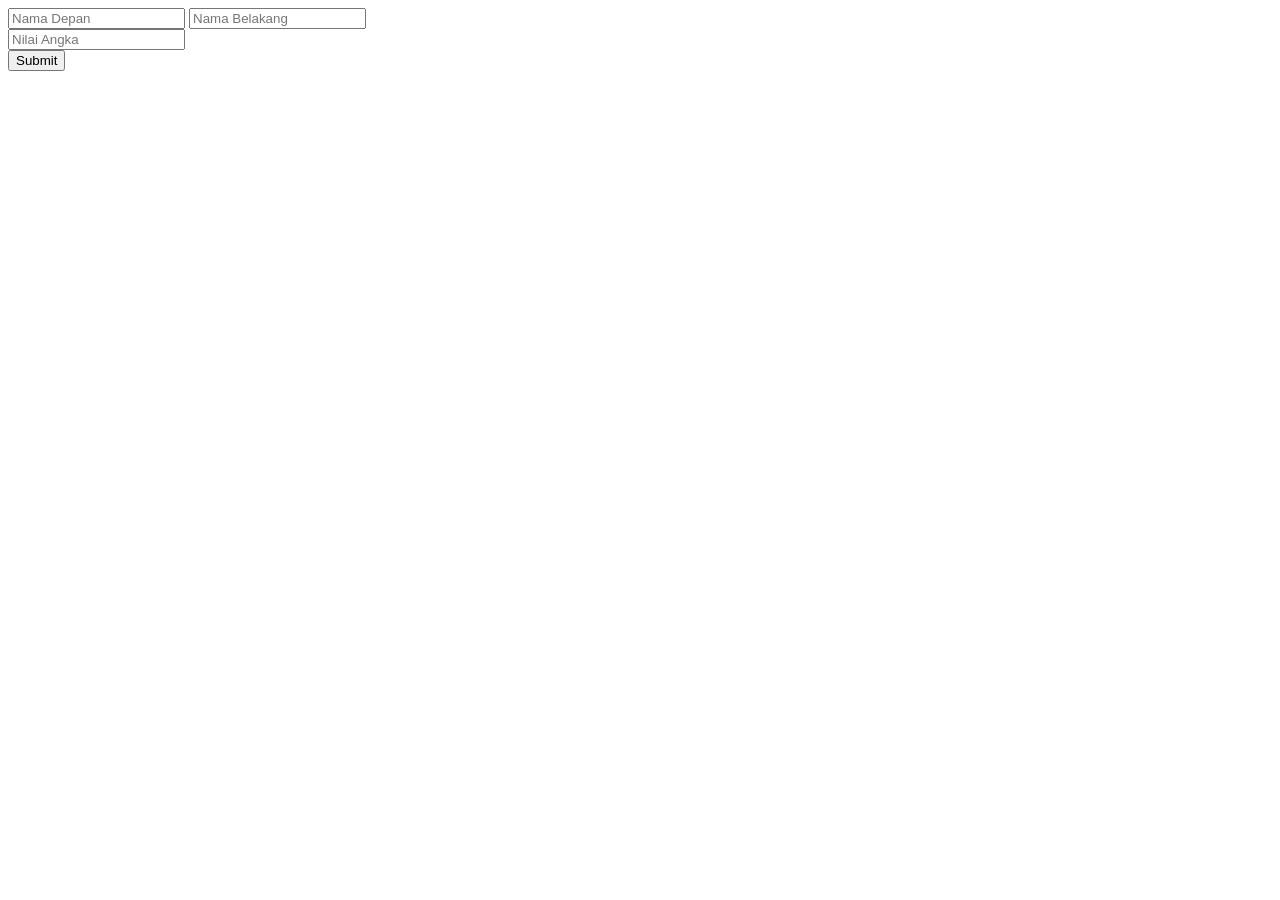
<file: Belajar JS/index.html>
<!DOCTYPE html>
<html>
<head>
    <title>Latihan JavaScript</title>
</head>
<body>
    <input type="text" id="nama_depan" placeholder="Nama Depan"/>
    <input type="text" id="nama_belakang" placeholder="Nama Belakang"/><br/>
    <input type="number" id="nilai_angka" placeholder="Nilai Angka"/><br/>
    <button onclick="submit()">Submit</button>
    
    <script>
        // function submit() {
        //     var namaDepan = document.getElementById("nama_depan").value;
        //     var namaBelakang = document.getElementById("nama_belakang").value;
        //     var nilaiAngka = document.getElementById("nilai_angka").value;
        //     console.log("Nama Lengkap: " + namaDepan + " " + namaBelakang);
        //     console.log("nilai Angka: " + nilaiAngka);
            

        //     if(nilaiAngka >= 85){
        //         nilaiHuruf = "A";
        //     }else if(nilaiAngka >=80){
        //         nilaiHuruf = "A-";
        //     }else if(nilaiAngka >= 75){
        //         nilaiHuruf = "B+";
        //     }else if(nilaiAngka >= 70){
        //         nilaiHuruf = "B";
        //     }else if(nilaiAngka >= 65){
        //         nilaiHuruf = "B-";
        //     }else if(nilaiAngka >= 60){
        //         nilaiHuruf = "C+";
        //     }else if(nilaiAngka >= 55){
        //         nilaiHuruf = "C";
        //     }else if(nilaiAngka >= 40){
        //         nilaiHuruf = "D";
        //     }else{
        //         nilaiHuruf = "E";
        //     }
        //     console.log("nilai Huruf: " + nilaiHuruf);
        // }

        // console.log("1");
        // console.log("2");
        // console.log("3");

        // for(var i=1; i<=2; i++){
        //     console.log(i);
        // }
    
    
        // let energi = 3;
        // while (energi > 0) {
        //     console.log(`Karakter berjalan.. Sisa energi: ${energi}`);
        //     energi--;
        // }


        // let angka = 10;

        // do {
        //     console.log("Kode ini minimal berjalan 1 kali.");
        // } while (angka < 5);


        // for (let i = 1; i <= 5; i++) {
        //     if (i === 3) continue;
        //     if (i === 5) break;
        //     console.log(i);
        // }

        //For of
        // const mataKuliah = ["Pemrograman Web", "Algoritma", "Basis Data"];

        //    for (const mk of mataKuliah) {
        //        console.log(`Mata Kuliah: ${mk}`);
        //    }

        //for in
        // const mahasiswa = {
        //        nama: "Budi Piton",
        //        nim: "2026001",
        //        prodi: "Teknologi Informasi"
        //    };

        //    for (const key in mahasiswa) {
        //        console.log(`${key}: ${mahasiswa[key]}`);
        //    }

        //for each
          const nilai = [80, 90, 75];

           nilai.forEach((item, index) => {
               console.log(`Indeks ke-${index}: Nilai ${item}`);
           });

            </script>
</body>
</html>
</file>
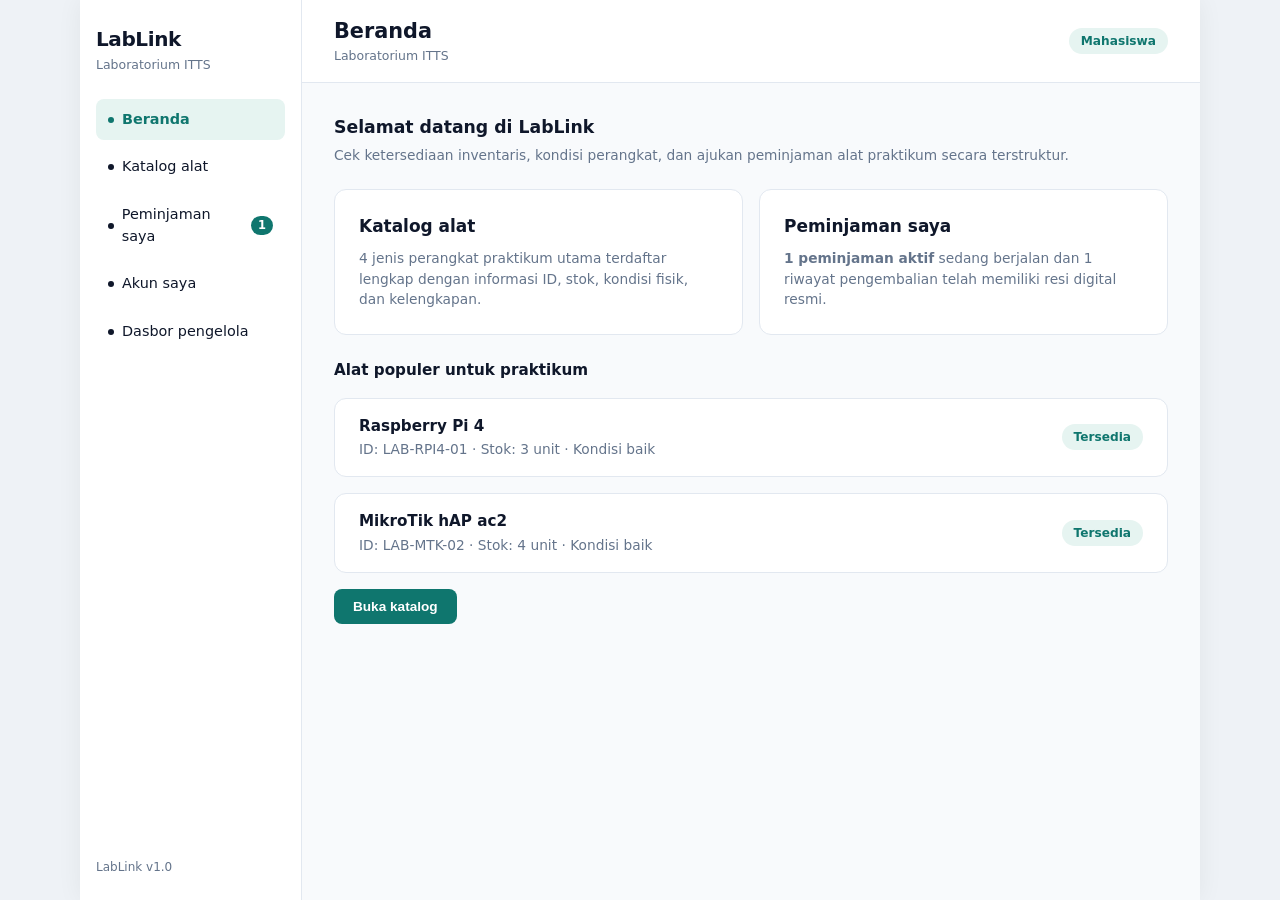
<file: web figma real life/index.html>
<!DOCTYPE html>
<html lang="id">
<head>
  <meta charset="UTF-8">
  <meta name="viewport" content="width=device-width, initial-scale=1.0">
  <meta name="description" content="LabLink — Aplikasi Katalog, Peminjaman Alat, dan Resi Digital Laboratorium ITTS">
  <title>LabLink — Laboratorium ITTS</title>
  <link rel="stylesheet" href="styles.css">
</head>
<body>
  <div class="app-frame">
    <!-- KOMPONEN 1: Sidebar Navigasi 222px -->
    <aside id="sidebar-nav" class="sidebar" aria-label="Navigasi Utama LabLink">
      <div class="sidebar-brand">
        <div>
          <a href="#beranda" class="brand-title" data-goto="view-beranda" data-title="Beranda">LabLink</a>
          <p class="brand-subtitle">Laboratorium ITTS</p>
        </div>
        <button 
          type="button" 
          id="btn-mobile-menu" 
          class="btn-mobile-menu" 
          aria-expanded="false" 
          aria-controls="sidebar-menu"
          aria-label="Buka atau tutup menu navigasi">
          ☰ Menu
        </button>
      </div>

      <nav id="sidebar-menu" class="sidebar-menu" aria-label="Menu Halaman">
        <ul class="nav-list">
          <li>
            <a href="#beranda" class="nav-item active" data-target="view-beranda" data-title="Beranda">
              <span class="nav-dot" aria-hidden="true"></span>Beranda
            </a>
          </li>
          <li>
            <a href="#katalog" class="nav-item" data-target="view-katalog" data-title="Katalog alat">
              <span class="nav-dot" aria-hidden="true"></span>Katalog alat
            </a>
          </li>
          <li>
            <a href="#peminjaman" class="nav-item" data-target="view-peminjaman" data-title="Peminjaman saya">
              <span class="nav-dot" aria-hidden="true"></span>Peminjaman saya
              <span id="nav-loan-counter" class="nav-counter" aria-label="Jumlah peminjaman aktif">1</span>
            </a>
          </li>
          <li>
            <a href="#akun" class="nav-item" data-target="view-akun" data-title="Akun saya">
              <span class="nav-dot" aria-hidden="true"></span>Akun saya
            </a>
          </li>
          <li>
            <a href="#pengelola" class="nav-item" data-target="view-pengelola" data-title="Dasbor pengelola">
              <span class="nav-dot" aria-hidden="true"></span>Dasbor pengelola
            </a>
          </li>
        </ul>
      </nav>

      <div class="sidebar-footer">
        <p class="version-text">LabLink v1.0</p>
      </div>
    </aside>

    <!-- Area Konten Utama -->
    <div class="workspace">
      <!-- Header Bar Atas -->
      <header id="topbar" class="topbar">
        <div>
          <h1 id="page-heading" class="page-heading">Beranda</h1>
          <p class="page-subheading">Laboratorium ITTS</p>
        </div>
        <div class="topbar-right">
          <span id="role-badge" class="badge badge-teal">Mahasiswa</span>
        </div>
      </header>

      <main id="main-content" class="main-content">
        <!-- =========================================================
             HALAMAN 1: BERANDA (Tampil Pertama Kali)
             ========================================================= -->
        <section id="view-beranda" class="view-section" aria-labelledby="beranda-title">
          <div class="section-intro">
            <h2 id="beranda-title">Selamat datang di LabLink</h2>
            <p class="text-muted">Cek ketersediaan inventaris, kondisi perangkat, dan ajukan peminjaman alat praktikum secara terstruktur.</p>
          </div>

          <div class="summary-cards-grid">
            <article class="summary-card">
              <h3>Katalog alat</h3>
              <p class="text-muted">4 jenis perangkat praktikum utama terdaftar lengkap dengan informasi ID, stok, kondisi fisik, dan kelengkapan.</p>
            </article>
            <article class="summary-card">
              <h3>Peminjaman saya</h3>
              <p class="text-muted"><strong id="summary-active-count">1 peminjaman aktif</strong> sedang berjalan dan 1 riwayat pengembalian telah memiliki resi digital resmi.</p>
            </article>
          </div>

          <div class="popular-block">
            <h3 class="subsection-title">Alat populer untuk praktikum</h3>
            <div class="horizontal-list">
              <article class="row-card">
                <div>
                  <h4>Raspberry Pi 4</h4>
                  <p class="text-muted">ID: LAB-RPI4-01 · Stok: 3 unit · Kondisi baik</p>
                </div>
                <span class="badge badge-teal">Tersedia</span>
              </article>
              <article class="row-card">
                <div>
                  <h4>MikroTik hAP ac2</h4>
                  <p class="text-muted">ID: LAB-MTK-02 · Stok: 4 unit · Kondisi baik</p>
                </div>
                <span class="badge badge-teal">Tersedia</span>
              </article>
            </div>
            <div class="action-row">
              <button type="button" class="btn btn-primary" data-goto="view-katalog" data-title="Katalog alat" data-nav="view-katalog">
                Buka katalog
              </button>
            </div>
          </div>
        </section>

        <!-- =========================================================
             HALAMAN 2: KATALOG ALAT (KOMPONEN 2)
             ========================================================= -->
        <section id="view-katalog" class="view-section" aria-labelledby="katalog-title" hidden>
          <div class="section-intro">
            <h2 id="katalog-title">Cari alat laboratorium</h2>
            <p class="text-muted">Periksa stok, kondisi, dan kelengkapan perangkat sebelum mengajukan peminjaman.</p>
          </div>

          <div class="search-bar-row">
            <div class="search-field-wrap">
              <label for="input-cari-alat" class="sr-only">Cari alat</label>
              <input 
                type="search" 
                id="input-cari-alat" 
                class="form-input" 
                placeholder="Cari Raspberry Pi 4, MikroTik, Arduino, ESP32...">
            </div>
            <button type="button" id="btn-filter-tersedia" class="btn btn-outline" aria-pressed="false">
              Filter tersedia
            </button>
          </div>

          <div id="katalog-grid" class="catalog-grid">
            <!-- Kartu 1: Raspberry Pi 4 -->
            <article class="alat-card" data-name="Raspberry Pi 4 Model B LAB-RPI4-01" data-status="tersedia">
              <h4>Raspberry Pi 4</h4>
              <p class="text-muted">Stok: 3 unit · Kondisi: Baik & lengkap</p>
              <div class="card-bottom-row">
                <span class="badge badge-teal">Tersedia</span>
                <button 
                  type="button" 
                  class="btn btn-outline btn-sm btn-lihat-detail"
                  data-id="LAB-RPI4-01"
                  data-short="Raspberry Pi 4"
                  data-title="Raspberry Pi 4 Model B"
                  data-status="Tersedia"
                  data-stok="3 unit tersedia"
                  data-kondisi="Baik (Teruji seluruh pin GPIO & Wi-Fi normal)"
                  data-kelengkapan="Unit Raspberry Pi 4, Adaptor USB-C, MicroSD 32GB, Kabel Micro-HDMI"
                  data-catatan="Seluruh port USB 3.0, Gigabit Ethernet, dan header GPIO 40-pin telah diuji sebelum diserahkan. Wajib menggunakan adaptor resmi yang disertakan.">
                  Lihat detail
                </button>
              </div>
            </article>

            <!-- Kartu 2: MikroTik hAP ac2 -->
            <article class="alat-card" data-name="MikroTik hAP ac2 LAB-MTK-02" data-status="tersedia">
              <h4>MikroTik hAP ac2</h4>
              <p class="text-muted">Stok: 4 unit · Kondisi: Baik & lengkap</p>
              <div class="card-bottom-row">
                <span class="badge badge-teal">Tersedia</span>
                <button 
                  type="button" 
                  class="btn btn-outline btn-sm btn-lihat-detail"
                  data-id="LAB-MTK-02"
                  data-short="MikroTik hAP ac2"
                  data-title="MikroTik hAP ac2"
                  data-status="Tersedia"
                  data-stok="4 unit tersedia"
                  data-kondisi="Baik (RouterOS sudah di-reset ke konfigurasi standar)"
                  data-kelengkapan="Unit Router MikroTik, Adaptor 24V, 2x Kabel UTP Cat6"
                  data-catatan="Kelima port Gigabit Ethernet berfungsi normal. Harap lakukan reset konfigurasi setelah praktikum jaringan selesai.">
                  Lihat detail
                </button>
              </div>
            </article>

            <!-- Kartu 3: Arduino Uno R3 -->
            <article class="alat-card" data-name="Arduino Uno R3 LAB-ARD-03" data-status="dipinjam">
              <h4>Arduino Uno R3</h4>
              <p class="text-muted">Stok: 0 unit · Sedang digunakan praktikum</p>
              <div class="card-bottom-row">
                <span class="badge badge-amber">Dipinjam</span>
                <button 
                  type="button" 
                  class="btn btn-outline btn-sm btn-lihat-detail"
                  data-id="LAB-ARD-03"
                  data-short="Arduino Uno R3"
                  data-title="Arduino Uno R3"
                  data-status="Dipinjam"
                  data-stok="0 unit (Sedang dipinjam)"
                  data-kondisi="Baik (Menunggu pengembalian & verifikasi fisik)"
                  data-kelengkapan="Board Arduino Uno R3 DIP, Kabel USB Type-B, Breadboard"
                  data-catatan="Unit sedang dipinjam dan dijadwalkan kembali sore ini. Tersedia kembali setelah diverifikasi oleh pengelola laboratorium.">
                  Lihat detail
                </button>
              </div>
            </article>

            <!-- Kartu 4: ESP32 Dev Board -->
            <article class="alat-card" data-name="ESP32 Dev Board LAB-ESP-04" data-status="tersedia">
              <h4>ESP32 Dev Board</h4>
              <p class="text-muted">Stok: 5 unit · Kondisi: Baik & lengkap</p>
              <div class="card-bottom-row">
                <span class="badge badge-teal">Tersedia</span>
                <button 
                  type="button" 
                  class="btn btn-outline btn-sm btn-lihat-detail"
                  data-id="LAB-ESP-04"
                  data-short="ESP32 Dev Board"
                  data-title="ESP32 Dev Board Wi-Fi & BLE"
                  data-status="Tersedia"
                  data-stok="5 unit tersedia"
                  data-kondisi="Baik (Pin header lurus, konektor Micro-USB normal)"
                  data-kelengkapan="Modul ESP32 DevKit V1, Kabel Data Micro-USB, Breadboard 400 titik"
                  data-catatan="Cocok untuk praktikum telemetri IoT. Pastikan tegangan input sensor pada pin GPIO tidak melebihi batas logika 3.3V.">
                  Lihat detail
                </button>
              </div>
            </article>
          </div>
          <p id="katalog-kosong" class="empty-text" hidden>Tidak ada alat yang sesuai dengan filter atau pencarian Anda.</p>
        </section>

        <!-- =========================================================
             HALAMAN 3: DETAIL ALAT (KOMPONEN 3)
             ========================================================= -->
        <section id="view-detail" class="view-section" aria-labelledby="detail-heading" hidden>
          <div class="section-intro">
            <h2 id="detail-heading">Raspberry Pi 4</h2>
          </div>

          <div class="detail-top-grid">
            <div id="detail-preview-box" class="detail-preview-box" aria-hidden="true">
              Raspberry Pi 4
            </div>
            <div class="detail-info-col">
              <p id="detail-id" class="code-label">ID: LAB-RPI4-01</p>
              <h3 id="detail-title" class="detail-title">Raspberry Pi 4 Model B</h3>
              <div>
                <span id="detail-badge" class="badge badge-teal">Tersedia</span>
              </div>
              <ul class="detail-spec-list">
                <li><strong>Stok:</strong> <span id="detail-stok">3 unit tersedia</span></li>
                <li><strong>Kondisi:</strong> <span id="detail-kondisi">Baik (Teruji seluruh pin GPIO & Wi-Fi normal)</span></li>
                <li><strong>Kelengkapan:</strong> <span id="detail-kelengkapan">Unit Raspberry Pi 4, Adaptor USB-C, MicroSD 32GB, Kabel Micro-HDMI</span></li>
              </ul>
              <div class="action-row">
                <button type="button" id="btn-ke-ajukan" class="btn btn-primary" data-goto="view-ajukan" data-title="Ajukan peminjaman" data-nav="view-katalog">
                  Ajukan peminjaman
                </button>
              </div>
            </div>
          </div>

          <article class="condition-note-card">
            <h4>Catatan kondisi</h4>
            <p id="detail-catatan" class="text-muted">
              Seluruh port USB 3.0, Gigabit Ethernet, dan header GPIO 40-pin telah diuji sebelum diserahkan. Wajib menggunakan adaptor resmi yang disertakan.
            </p>
          </article>
        </section>

        <!-- =========================================================
             HALAMAN 4: AJUKAN PEMINJAMAN (KOMPONEN 4)
             ========================================================= -->
        <section id="view-ajukan" class="view-section" aria-labelledby="ajukan-title" hidden>
          <div class="section-intro">
            <h2 id="ajukan-title">Isi pengajuan alat</h2>
            <p class="text-muted">Lengkapi jadwal dan keperluan praktikum untuk mengirim permintaan ke pengelola laboratorium.</p>
          </div>

          <form id="form-peminjaman" class="loan-form" novalidate>
            <div class="form-grid-2x2">
              <div class="form-field">
                <label for="input-nama-alat" class="field-label">Nama alat</label>
                <input 
                  type="text" 
                  id="input-nama-alat" 
                  class="form-input" 
                  value="Raspberry Pi 4 Model B (LAB-RPI4-01)" 
                  required>
              </div>

              <div class="form-field">
                <label for="input-keperluan" class="field-label">Keperluan praktikum</label>
                <input 
                  type="text" 
                  id="input-keperluan" 
                  class="form-input" 
                  placeholder="Contoh: Praktikum IoT" 
                  value="Praktikum IoT"
                  required>
              </div>

              <div class="form-field">
                <label for="input-jadwal" class="field-label">Tanggal pinjam & kembali</label>
                <input 
                  type="text" 
                  id="input-jadwal" 
                  class="form-input" 
                  placeholder="Contoh: 10 Nov – 12 Nov 2026" 
                  value="10 Nov – 12 Nov 2026"
                  required>
              </div>

              <div class="form-field">
                <label for="input-kontak" class="field-label">Kontak peminjam</label>
                <input 
                  type="text" 
                  id="input-kontak" 
                  class="form-input" 
                  placeholder="Nama / NIM / Email" 
                  value="bima@mahasiswa.itts.ac.id"
                  required>
              </div>
            </div>

            <p id="form-error-msg" class="form-error" role="alert" hidden></p>

            <div class="info-callout">
              <strong>Status awal: Menunggu persetujuan</strong>
              <p>Permintaan akan tercatat dan menunggu persetujuan asdos sebelum alat dapat diambil.</p>
            </div>

            <div class="action-row">
              <button type="submit" class="btn btn-primary">Kirim pengajuan</button>
              <button type="button" class="btn btn-outline" data-goto="view-detail" data-title="Detail alat" data-nav="view-katalog">
                Kembali ke detail
              </button>
            </div>

            <div id="form-success-msg" class="form-success" role="status" aria-live="polite" hidden></div>
          </form>
        </section>

        <!-- =========================================================
             HALAMAN 5: PEMINJAMAN SAYA (KOMPONEN 5)
             ========================================================= -->
        <section id="view-peminjaman" class="view-section" aria-labelledby="peminjaman-title" hidden>
          <div class="section-intro">
            <h2 id="peminjaman-title">Status peminjaman & riwayat</h2>
            <p class="text-muted">Pantau status persetujuan pengajuan, ajukan pengembalian, atau lihat bukti resi digital.</p>
          </div>

          <div class="loan-group">
            <h3 class="subsection-title">Sedang berlangsung</h3>
            <div id="active-loan-list" class="horizontal-list">
              <article class="row-card">
                <div>
                  <h4>Raspberry Pi 4 Model B</h4>
                  <p class="text-muted">ID: LAB-RPI4-01 · 10 Nov – 12 Nov 2026 · Praktikum IoT</p>
                </div>
                <span id="active-loan-badge" class="badge badge-teal">Menunggu</span>
              </article>
            </div>
            <div class="action-row">
              <button type="button" id="btn-ajukan-kembali" class="btn btn-primary">Ajukan pengembalian</button>
              <button type="button" id="btn-lapor-masalah" class="btn btn-outline">Laporkan masalah</button>
            </div>
            <p id="peminjaman-action-feedback" class="inline-feedback" aria-live="polite" hidden></p>
          </div>

          <div class="loan-group">
            <h3 class="subsection-title">Riwayat peminjaman</h3>
            <div class="horizontal-list">
              <article class="row-card">
                <div>
                  <h4>MikroTik hAP ac2</h4>
                  <p class="text-muted">ID: LAB-MTK-02 · Dikembalikan 04 Nov 2026 · Diverifikasi asdos</p>
                </div>
                <span class="badge badge-teal">Selesai</span>
              </article>
            </div>
            <div class="action-row">
              <button type="button" id="btn-lihat-resi" class="btn btn-outline" data-goto="view-resi" data-title="Resi digital" data-nav="view-peminjaman">
                Lihat resi digital
              </button>
            </div>
          </div>
        </section>

        <!-- =========================================================
             HALAMAN 6: RESI DIGITAL (#LL-019)
             ========================================================= -->
        <section id="view-resi" class="view-section" aria-labelledby="resi-title" hidden>
          <div class="section-intro">
            <h2 id="resi-title">Bukti pengembalian</h2>
            <p class="text-muted">Resi resmi diterbitkan setelah alat diterima dan diverifikasi oleh pengelola.</p>
          </div>

          <article id="resi-card" class="receipt-card">
            <div class="receipt-top">
              <span class="code-label">RESI PENGEMBALIAN RESMI</span>
              <span class="badge badge-teal">Terverifikasi</span>
            </div>
            <p id="receipt-code" class="receipt-number">#LL-019</p>
            <ul class="receipt-details">
              <li>Alat: <strong id="resi-alat">MikroTik hAP ac2</strong></li>
              <li>ID Alat: <strong id="resi-id">LAB-MTK-02</strong></li>
              <li>Peminjam: <strong>Bima (Mahasiswa TI)</strong></li>
              <li>Waktu verifikasi: <strong id="resi-waktu">4 Nov 2026, 15.20 WIB</strong></li>
              <li>Status akhir: <strong>Lengkap dan berfungsi baik</strong></li>
            </ul>
            <p class="receipt-footnote">Dokumen digital ini sah sebagai bukti bebas tanggungan peminjaman laboratorium.</p>
          </article>

          <div class="action-row">
            <button type="button" class="btn btn-outline" data-goto="view-peminjaman" data-title="Peminjaman saya" data-nav="view-peminjaman">
              Kembali ke riwayat
            </button>
          </div>
        </section>

        <!-- =========================================================
             HALAMAN 7: AKUN SAYA
             ========================================================= -->
        <section id="view-akun" class="view-section" aria-labelledby="akun-title" hidden>
          <div class="section-intro">
            <h2 id="akun-title">Profil Mahasiswa</h2>
            <p class="text-muted">Informasi akun peminjam terdaftar pada LabLink ITTS.</p>
          </div>

          <article class="summary-card">
            <h3>Bima — Mahasiswa Teknologi Informasi</h3>
            <p class="text-muted">NIM: 1002240019 · Email: bima@mahasiswa.itts.ac.id · Status: Aktif & Bebas Tanggungan</p>
          </article>
        </section>

        <!-- =========================================================
             HALAMAN 8: DASBOR PENGELOLA
             ========================================================= -->
        <section id="view-pengelola" class="view-section" aria-labelledby="pengelola-title" hidden>
          <div class="section-intro">
            <h2 id="pengelola-title">Persetujuan & verifikasi alat</h2>
            <p class="text-muted">Kelola permintaan peminjaman baru dan verifikasi fisik pengembalian alat.</p>
          </div>

          <div class="loan-group">
            <h3 class="subsection-title">Permintaan baru</h3>
            <article class="row-card">
              <div>
                <h4>Raspberry Pi 4 Model B</h4>
                <p class="text-muted">Peminjam: Bima · Praktikum IoT · 10 Nov – 12 Nov 2026</p>
              </div>
              <span id="admin-req-badge" class="badge badge-amber">Menunggu</span>
            </article>
            <div class="action-row">
              <button type="button" id="btn-admin-approve" class="btn btn-primary">Setujui peminjaman</button>
              <button type="button" id="btn-admin-reject" class="btn btn-outline">Tolak</button>
            </div>
          </div>

          <div class="loan-group">
            <h3 class="subsection-title">Verifikasi pengembalian</h3>
            <article class="row-card">
              <div>
                <h4>Arduino Uno R3</h4>
                <p class="text-muted">ID: LAB-ARD-03 · Diserahkan kembali oleh mahasiswa · Menunggu cek fisik</p>
              </div>
              <span id="admin-verify-badge" class="badge badge-amber">Menunggu</span>
            </article>
            <div class="action-row">
              <button type="button" id="btn-admin-verify" class="btn btn-primary">Verifikasi & terbitkan resi</button>
            </div>
          </div>
        </section>
      </main>
    </div>
  </div>

  <script src="script.js"></script>
</body>
</html>
</file>
<file: web figma real life/styles.css>
/* ==========================================================================
   LabLink Stylesheet — Desain Persis Frame Figma Tugas 1 (1120x780, Sidebar 222px)
   Menggunakan CSS Custom Properties untuk warna & skala spacing kelipatan 8px
   ========================================================================== */

:root {
  /* Palet Warna Sesuai Figma LabLink */
  --color-bg: #f8fafc;
  --color-surface: #ffffff;
  --color-border: #e2e8f0;
  --color-border-strong: #cbd5e1;
  --color-text: #0f172a;
  --color-text-muted: #64748b;

  /* Warna Aksen Utama Teal (#0f766e) */
  --color-primary: #0f766e;
  --color-primary-hover: #115e59;
  --color-primary-soft: #e6f4f1;
  --color-primary-soft-border: #99f6e4;

  /* Warna Status Amber / Oranye Muda */
  --color-amber-bg: #ffedd5;
  --color-amber-text: #c2410c;
  --color-danger-text: #b91c1c;

  /* Skala Spacing Kelipatan 8px (8, 16, 24, 32px) */
  --space-1: 8px;
  --space-2: 16px;
  --space-3: 24px;
  --space-4: 32px;

  /* Dimensi Layout Wireframe Figma */
  --sidebar-width: 222px;
  --max-width: 1120px;
  --radius-sm: 8px;
  --radius-md: 12px;
}

*, *::before, *::after {
  box-sizing: border-box;
  margin: 0;
  padding: 0;
}

/* Pastikan atribut [hidden] benar-benar menyembunyikan seksi */
[hidden] {
  display: none !important;
}

body {
  font-family: 'Inter', system-ui, -apple-system, BlinkMacSystemFont, 'Segoe UI', Roboto, sans-serif;
  background-color: #eef2f6;
  color: var(--color-text);
  line-height: 1.5;
  font-size: 14.5px;
}

.sr-only {
  position: absolute;
  width: 1px;
  height: 1px;
  overflow: hidden;
  clip: rect(0, 0, 0, 0);
}

/* Frame Layout Utama: 1120px dengan Sidebar 222px */
.app-frame {
  display: grid;
  grid-template-columns: var(--sidebar-width) 1fr;
  min-height: 100vh;
  max-width: var(--max-width);
  margin: 0 auto;
  background-color: var(--color-bg);
  box-shadow: 0 0 24px rgba(15, 23, 42, 0.06);
}

/* KOMPONEN 1: Sidebar Putih 222px */
.sidebar {
  background-color: var(--color-surface);
  border-right: 1px solid var(--color-border);
  padding: var(--space-3) var(--space-2);
  display: flex;
  flex-direction: column;
  justify-content: space-between;
  position: sticky;
  top: 0;
  height: 100vh;
}

.brand-title {
  font-size: 1.25rem;
  font-weight: 800;
  color: var(--color-text);
  text-decoration: none;
  letter-spacing: -0.02em;
}

.brand-subtitle {
  font-size: 0.78rem;
  color: var(--color-text-muted);
  margin-top: 2px;
}

.btn-mobile-menu {
  display: none;
  padding: 6px 12px;
  border: 1px solid var(--color-border-strong);
  background: var(--color-surface);
  border-radius: var(--radius-sm);
  font-weight: 600;
  cursor: pointer;
}

.sidebar-menu {
  margin-top: var(--space-3);
  margin-bottom: auto;
}

.nav-list {
  list-style: none;
  display: flex;
  flex-direction: column;
  gap: 6px;
}

.nav-item {
  display: flex;
  align-items: center;
  gap: var(--space-1);
  padding: 10px 12px;
  border-radius: var(--radius-sm);
  color: var(--color-text);
  text-decoration: none;
  font-weight: 500;
  font-size: 0.9rem;
  transition: background-color 0.15s, color 0.15s;
}

.nav-dot {
  width: 6px;
  height: 6px;
  border-radius: 50%;
  background-color: var(--color-text);
}

.nav-item:hover,
.nav-item.active {
  background-color: var(--color-primary-soft);
  color: var(--color-primary);
  font-weight: 600;
}

.nav-item.active .nav-dot {
  background-color: var(--color-primary);
}

.nav-counter {
  margin-left: auto;
  background-color: var(--color-primary);
  color: #ffffff;
  font-size: 0.72rem;
  padding: 1px 7px;
  border-radius: 999px;
  font-weight: 700;
}

.sidebar-footer {
  padding-top: var(--space-2);
}

.version-text {
  font-size: 0.75rem;
  color: var(--color-text-muted);
}

/* Area Konten Kanan */
.workspace {
  display: flex;
  flex-direction: column;
  background-color: var(--color-bg);
  min-width: 0;
}

.topbar {
  background-color: var(--color-surface);
  border-bottom: 1px solid var(--color-border);
  padding: var(--space-2) var(--space-4);
  display: flex;
  align-items: center;
  justify-content: space-between;
}

.page-heading {
  font-size: 1.3rem;
  font-weight: 800;
}

.page-subheading {
  font-size: 0.78rem;
  color: var(--color-text-muted);
}

.main-content {
  padding: var(--space-4);
  flex: 1;
}

/* Setiap Halaman Berdiri Sendiri Tanpa Kotak Pembungkus Luar */
.view-section {
  display: flex;
  flex-direction: column;
  gap: var(--space-3);
}

.section-intro h2 {
  font-size: 1.08rem;
  font-weight: 700;
  margin-bottom: 4px;
}

.text-muted {
  color: var(--color-text-muted);
  font-size: 0.86rem;
}

/* Pill Badges (Teks + Warna) */
.badge {
  display: inline-flex;
  align-items: center;
  padding: 4px 12px;
  border-radius: 999px;
  font-size: 0.76rem;
  font-weight: 600;
  white-space: nowrap;
}

.badge-teal {
  background-color: var(--color-primary-soft);
  color: var(--color-primary);
}

.badge-amber {
  background-color: var(--color-amber-bg);
  color: var(--color-amber-text);
}

/* Grid 2 Kolom (Sesuai Wireframe Figma) */
.summary-cards-grid,
.catalog-grid,
.form-grid-2x2 {
  display: grid;
  grid-template-columns: repeat(2, 1fr);
  gap: var(--space-2);
}

.summary-card,
.alat-card,
.condition-note-card {
  background-color: var(--color-surface);
  border: 1px solid var(--color-border);
  border-radius: var(--radius-md);
  padding: var(--space-3);
  display: flex;
  flex-direction: column;
  gap: var(--space-1);
}

.popular-block,
.loan-group {
  display: flex;
  flex-direction: column;
  gap: var(--space-2);
}

.subsection-title {
  font-size: 0.95rem;
  font-weight: 700;
}

.horizontal-list {
  display: flex;
  flex-direction: column;
  gap: var(--space-2);
}

.row-card {
  border: 1px solid var(--color-border);
  border-radius: var(--radius-md);
  padding: var(--space-2) var(--space-3);
  background-color: var(--color-surface);
  display: flex;
  align-items: center;
  justify-content: space-between;
  gap: var(--space-2);
}

.row-card h4 {
  font-size: 0.95rem;
  margin-bottom: 2px;
}

/* Search Bar & Katalog */
.search-bar-row {
  display: flex;
  gap: var(--space-2);
}

.search-field-wrap {
  flex: 1;
}

.form-input {
  width: 100%;
  padding: 10px 14px;
  border: 1px solid var(--color-border-strong);
  border-radius: var(--radius-sm);
  font-size: 0.88rem;
  background-color: var(--color-surface);
  color: var(--color-text);
}

.form-input:focus {
  outline: 2px solid var(--color-primary);
  border-color: var(--color-primary);
}

.card-bottom-row {
  margin-top: var(--space-1);
  display: flex;
  align-items: center;
  justify-content: space-between;
  gap: var(--space-1);
}

/* Detail Alat */
.detail-top-grid {
  display: grid;
  grid-template-columns: 260px 1fr;
  gap: var(--space-3);
  align-items: start;
}

.detail-preview-box {
  background-color: #e2e8f0;
  border-radius: var(--radius-md);
  height: 200px;
  display: flex;
  align-items: center;
  justify-content: center;
  font-weight: 700;
  font-size: 1.15rem;
  color: #1e293b;
  text-align: center;
  padding: var(--space-2);
}

.detail-info-col {
  display: flex;
  flex-direction: column;
  gap: var(--space-1);
}

.code-label {
  font-size: 0.76rem;
  font-weight: 700;
  color: var(--color-text-muted);
  letter-spacing: 0.04em;
}

.detail-title {
  font-size: 1.35rem;
  font-weight: 800;
}

.detail-spec-list {
  list-style: none;
  display: flex;
  flex-direction: column;
  gap: 6px;
  font-size: 0.88rem;
  margin: var(--space-1) 0;
}

/* Form Ajukan Peminjaman */
.loan-form {
  display: flex;
  flex-direction: column;
  gap: var(--space-3);
}

.form-field {
  display: flex;
  flex-direction: column;
  gap: 6px;
}

.field-label {
  font-size: 0.82rem;
  font-weight: 600;
  color: var(--color-text-muted);
}

.info-callout {
  background-color: var(--color-primary-soft);
  border: 1px solid var(--color-primary-soft-border);
  color: var(--color-primary);
  padding: var(--space-2) var(--space-3);
  border-radius: var(--radius-md);
  font-size: 0.86rem;
}

.info-callout strong {
  display: block;
  margin-bottom: 2px;
}

.form-error {
  color: var(--color-danger-text);
  font-size: 0.84rem;
  font-weight: 600;
}

.form-success,
.inline-feedback {
  background-color: var(--color-primary-soft);
  color: var(--color-primary);
  padding: var(--space-2);
  border-radius: var(--radius-sm);
  font-weight: 600;
  font-size: 0.85rem;
}

/* Kartu Resi Digital (#LL-019) */
.receipt-card {
  border: 1px solid var(--color-border);
  border-radius: var(--radius-md);
  padding: var(--space-4);
  max-width: 560px;
  display: flex;
  flex-direction: column;
  gap: var(--space-2);
  background-color: var(--color-surface);
}

.receipt-top {
  display: flex;
  justify-content: space-between;
  align-items: center;
}

.receipt-number {
  font-size: 1.85rem;
  font-weight: 800;
  letter-spacing: -0.02em;
}

.receipt-details {
  list-style: none;
  display: flex;
  flex-direction: column;
  gap: 6px;
  font-size: 0.9rem;
}

.receipt-footnote {
  font-size: 0.78rem;
  color: var(--color-text-muted);
  margin-top: var(--space-1);
}

/* Tombol Aksi */
.action-row {
  display: flex;
  flex-wrap: wrap;
  gap: var(--space-2);
}

.btn {
  display: inline-flex;
  align-items: center;
  justify-content: center;
  padding: 9px 18px;
  border-radius: var(--radius-sm);
  font-size: 0.85rem;
  font-weight: 600;
  text-decoration: none;
  cursor: pointer;
  border: 1px solid transparent;
  transition: background-color 0.15s, border-color 0.15s;
}

.btn-primary {
  background-color: var(--color-primary);
  color: #ffffff;
}

.btn-primary:hover {
  background-color: var(--color-primary-hover);
}

.btn-outline {
  background-color: var(--color-surface);
  color: var(--color-text);
  border-color: var(--color-border-strong);
}

.btn-outline:hover,
.btn-outline[aria-pressed="true"] {
  background-color: var(--color-primary-soft);
  color: var(--color-primary);
  border-color: var(--color-primary);
}

.btn-sm {
  padding: 6px 14px;
  font-size: 0.8rem;
}

/* Responsivitas Layar Mobile (320px - 767px) */
@media (max-width: 767px) {
  .app-frame {
    grid-template-columns: 1fr;
  }

  .sidebar {
    height: auto;
    position: relative;
    padding: var(--space-2);
  }

  .sidebar-brand {
    display: flex;
    justify-content: space-between;
    align-items: center;
  }

  .btn-mobile-menu {
    display: inline-block;
  }

  .sidebar-menu {
    display: none;
  }

  .sidebar-menu.is-open {
    display: block;
  }

  .summary-cards-grid,
  .catalog-grid,
  .form-grid-2x2,
  .detail-top-grid {
    grid-template-columns: 1fr;
  }

  .topbar,
  .main-content {
    padding: var(--space-2);
  }
}
</file>
